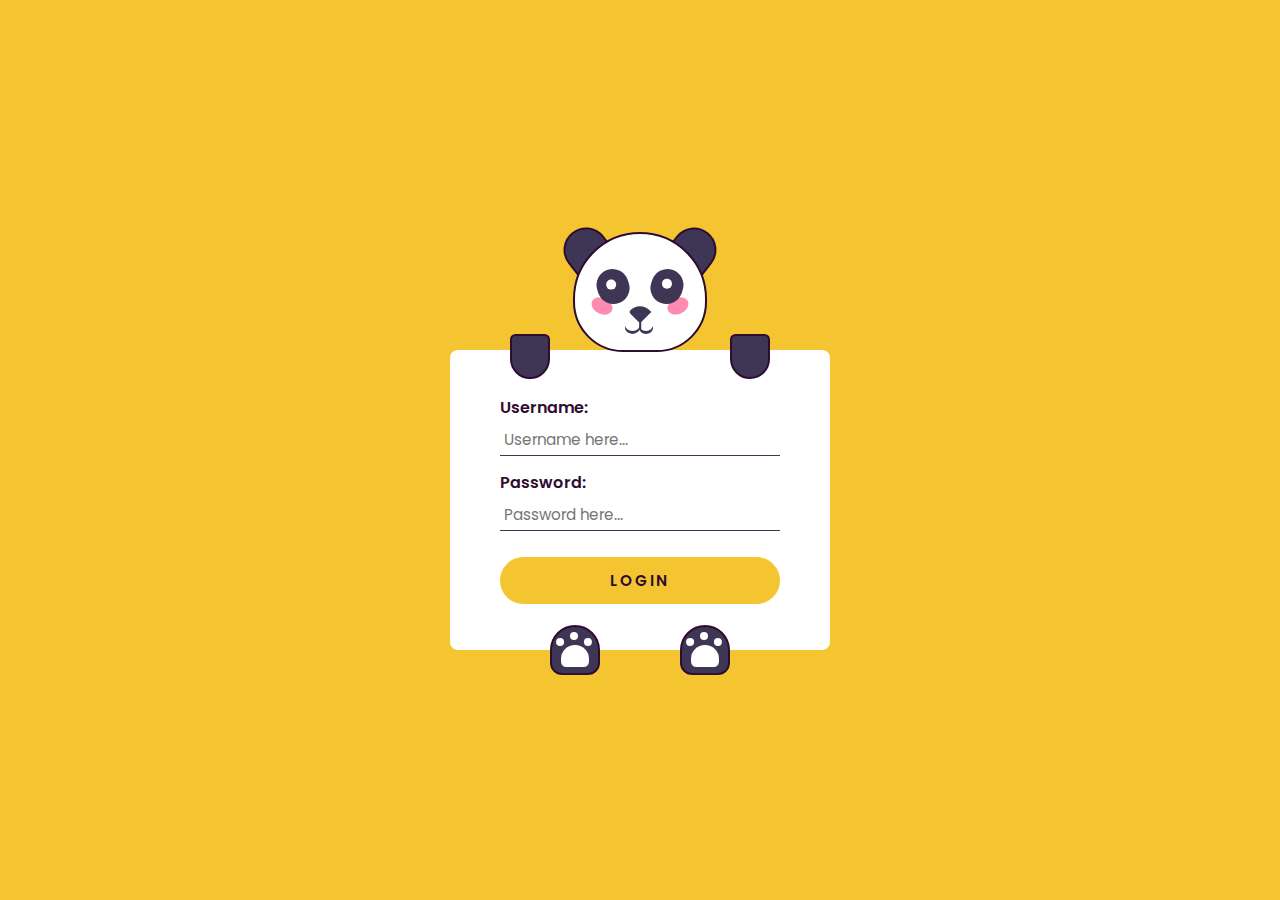
<file: panda form.html>
<!DOCTYPE html>
<html lang="en">
  <head>
    <meta name="viewport" content="width=device-width, initial-scale=1.0" />
    <title>Interactive Panda Form</title>
    <!-- Google Font -->
    <link
      href="https://fonts.googleapis.com/css2?family=Poppins:wght@400;600&display=swap"
      rel="stylesheet"
    />
    <!-- Stylesheet -->
    <link rel="stylesheet" href="style.css" />                             
  </head>
  <body>
    <div class="container">
      <form>
        <label for="username">Username:</label>
        <input type="text" id="username" placeholder="Username here..." />
        <label for="password">Password:</label>
        <input type="password" id="password" placeholder="Password here..." />
        <button>Login</button>
      </form>
      <div class="ear-l"></div>
      <div class="ear-r"></div>
      <div class="panda-face">
        <div class="blush-l"></div>
        <div class="blush-r"></div>
        <div class="eye-l">
          <div class="eyeball-l"></div>
        </div>
        <div class="eye-r">
          <div class="eyeball-r"></div>
        </div>
        <div class="nose"></div>
        <div class="mouth"></div>
      </div>
      <div class="hand-l"></div>
      <div class="hand-r"></div>
      <div class="paw-l"></div>
      <div class="paw-r"></div>
    </div>
    <!-- Script -->
    <script src="script.js"></script>
  </body>
</html>
</file>
<file: style.css>
* {
    padding: 0;
    margin: 0;
    box-sizing: border-box;
    font-family: "Poppins", sans-serif;
  }
  body {
    background-color: #f4c531;
  }
  .container {
    height: 31.25em;
    width: 31.25em;
    position: absolute;
    transform: translate(-50%, -50%);
    top: 50%;
    left: 50%;
  }
  form {
    width: 23.75em;
    height: 18.75em;
    background-color: #ffffff;
    position: absolute;
    transform: translate(-50%, -50%);
    top: calc(50% + 3.1em);
    left: 50%;
    padding: 0 3.1em;
    display: flex;
    flex-direction: column;
    justify-content: center;
    border-radius: 0.5em;
  }
  form label {
    display: block;
    margin-bottom: 0.2em;
    font-weight: 600;
    color: #2e0d30;
  }
  form input {
    font-size: 0.95em;
    font-weight: 400;
    color: #3f3554;
    padding: 0.3em;
    border: none;
    border-bottom: 0.12em solid #3f3554;
    outline: none;
  }
  form input:focus {
    border-color: #f4c531;
  }
  form input:not(:last-child) {
    margin-bottom: 0.9em;
  }
  form button {
    font-size: 0.95em;
    padding: 0.8em 0;
    border-radius: 2em;
    border: none;
    outline: none;
    background-color: #f4c531;
    color: #2e0d30;
    text-transform: uppercase;
    font-weight: 600;
    letter-spacing: 0.15em;
    margin-top: 0.8em;
  }
  .panda-face {
    height: 7.5em;
    width: 8.4em;
    background-color: #ffffff;
    border: 0.18em solid #2e0d30;
    border-radius: 7.5em 7.5em 5.62em 5.62em;
    position: absolute;
    top: 2em;
    margin: auto;
    left: 0;
    right: 0;
  }
  .ear-l,
  .ear-r {
    background-color: #3f3554;
    height: 2.5em;
    width: 2.81em;
    border: 0.18em solid #2e0d30;
    border-radius: 2.5em 2.5em 0 0;
    top: 1.75em;
    position: absolute;
  }
  .ear-l {
    transform: rotate(-38deg);
    left: 10.75em;
  }
  .ear-r {
    transform: rotate(38deg);
    right: 10.75em;
  }
  .blush-l,
  .blush-r {
    background-color: #ff8bb1;
    height: 1em;
    width: 1.37em;
    border-radius: 50%;
    position: absolute;
    top: 4em;
  }
  .blush-l {
    transform: rotate(25deg);
    left: 1em;
  }
  .blush-r {
    transform: rotate(-25deg);
    right: 1em;
  }
  .eye-l,
  .eye-r {
    background-color: #3f3554;
    height: 2.18em;
    width: 2em;
    border-radius: 2em;
    position: absolute;
    top: 2.18em;
  }
  .eye-l {
    left: 1.37em;
    transform: rotate(-20deg);
  }
  .eye-r {
    right: 1.37em;
    transform: rotate(20deg);
  }
  .eyeball-l,
  .eyeball-r {
    height: 0.6em;
    width: 0.6em;
    background-color: #ffffff;
    border-radius: 50%;
    position: absolute;
    left: 0.6em;
    top: 0.6em;
    transition: 1s all;
  }
  .eyeball-l {
    transform: rotate(20deg);
  }
  .eyeball-r {
    transform: rotate(-20deg);
  }
  .nose {
    height: 1em;
    width: 1em;
    background-color: #3f3554;
    position: absolute;
    top: 4.37em;
    margin: auto;
    left: 0;
    right: 0;
    border-radius: 1.2em 0 0 0.25em;
    transform: rotate(45deg);
  }
  .nose:before {
    content: "";
    position: absolute;
    background-color: #3f3554;
    height: 0.6em;
    width: 0.1em;
    transform: rotate(-45deg);
    top: 0.75em;
    left: 1em;
  }
  .mouth,
  .mouth:before {
    height: 0.75em;
    width: 0.93em;
    background-color: transparent;
    position: absolute;
    border-radius: 50%;
    box-shadow: 0 0.18em #3f3554;
  }
  .mouth {
    top: 5.31em;
    left: 3.12em;
  }
  .mouth:before {
    content: "";
    position: absolute;
    left: 0.87em;
  }
  .hand-l,
  .hand-r {
    background-color: #3f3554;
    height: 2.81em;
    width: 2.5em;
    border: 0.18em solid #2e0d30;
    border-radius: 0.6em 0.6em 2.18em 2.18em;
    transition: 1s all;
    position: absolute;
    top: 8.4em;
  }
  .hand-l {
    left: 7.5em;
  }
  .hand-r {
    right: 7.5em;
  }
  .paw-l,
  .paw-r {
    background-color: #3f3554;
    height: 3.12em;
    width: 3.12em;
    border: 0.18em solid #2e0d30;
    border-radius: 2.5em 2.5em 1.2em 1.2em;
    position: absolute;
    top: 26.56em;
  }
  .paw-l {
    left: 10em;
  }
  .paw-r {
    right: 10em;
  }
  .paw-l:before,
  .paw-r:before {
    position: absolute;
    content: "";
    background-color: #ffffff;
    height: 1.37em;
    width: 1.75em;
    top: 1.12em;
    left: 0.55em;
    border-radius: 1.56em 1.56em 0.6em 0.6em;
  }
  .paw-l:after,
  .paw-r:after {
    position: absolute;
    content: "";
    background-color: #ffffff;
    height: 0.5em;
    width: 0.5em;
    border-radius: 50%;
    top: 0.31em;
    left: 1.12em;
    box-shadow: 0.87em 0.37em #ffffff, -0.87em 0.37em #ffffff;
  }
  @media screen and (max-width: 500px) {
    .container {
      font-size: 14px;
    }
  }
</file>
